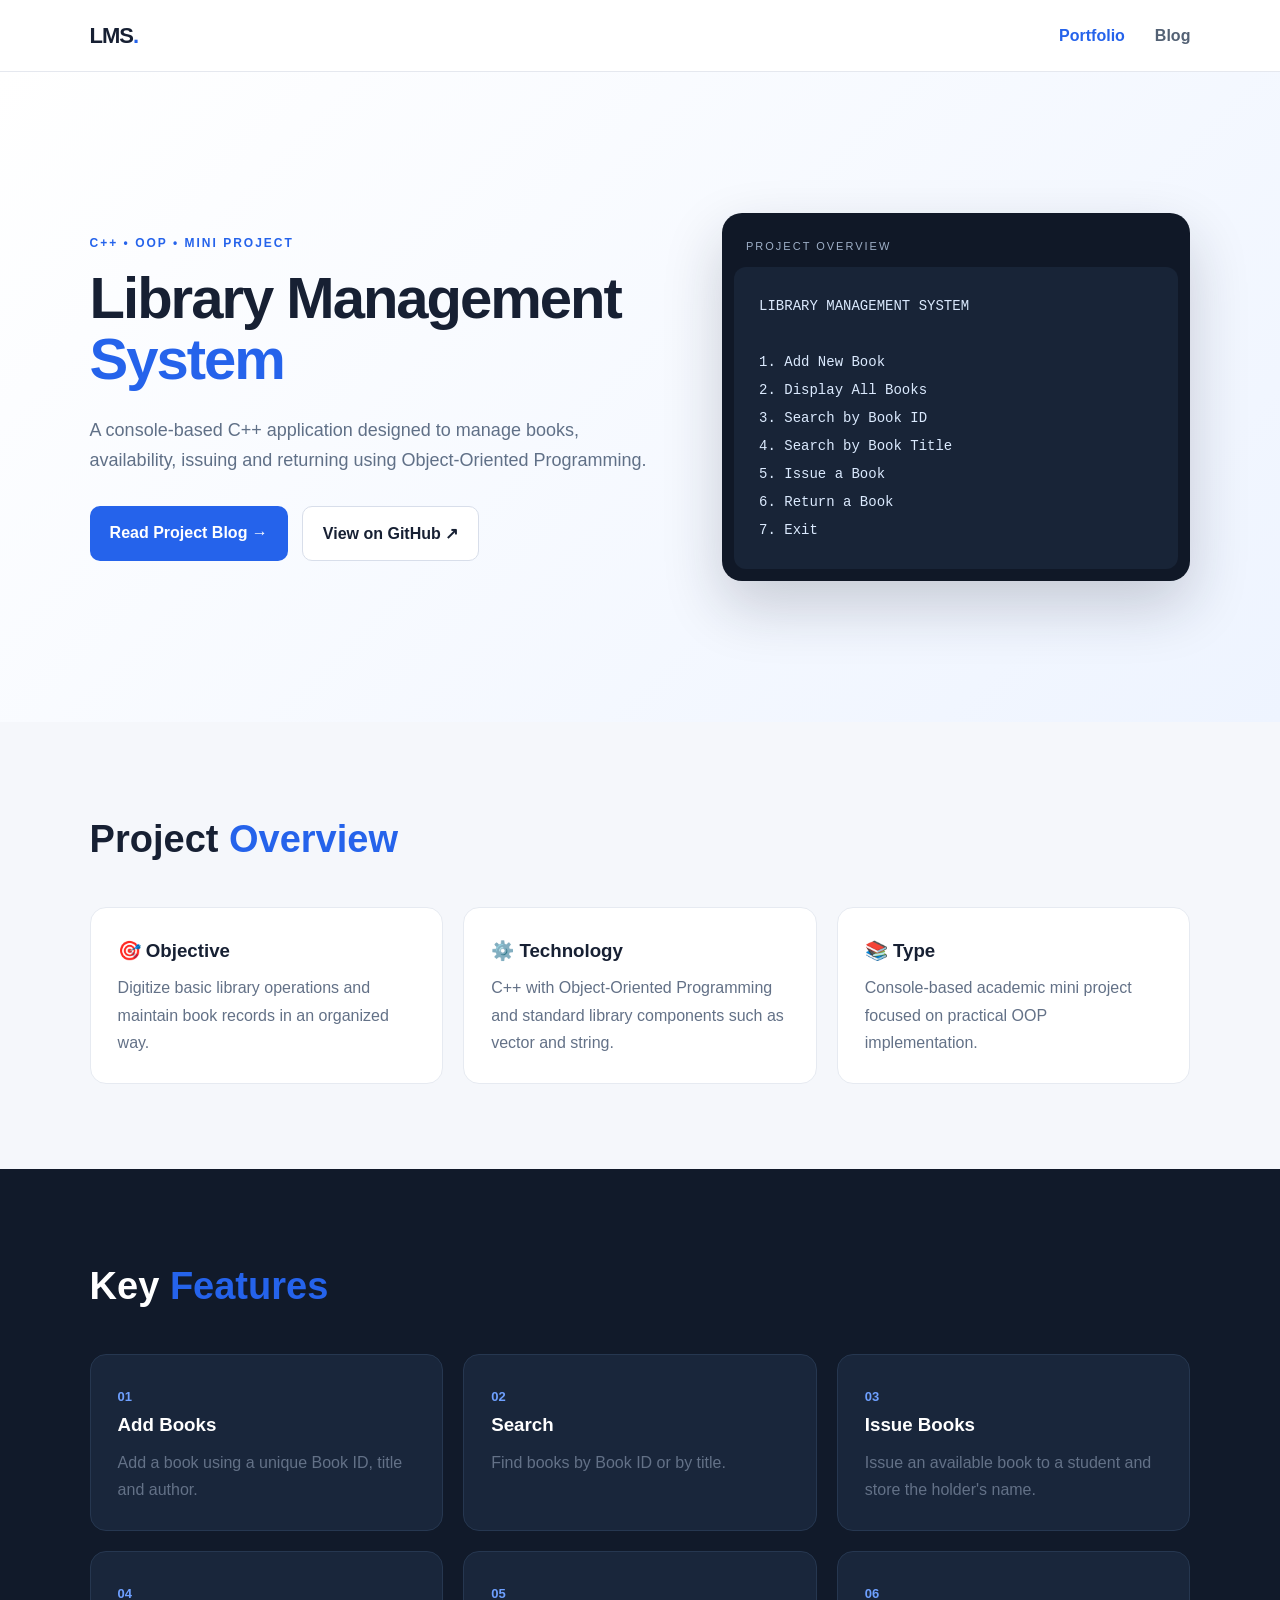
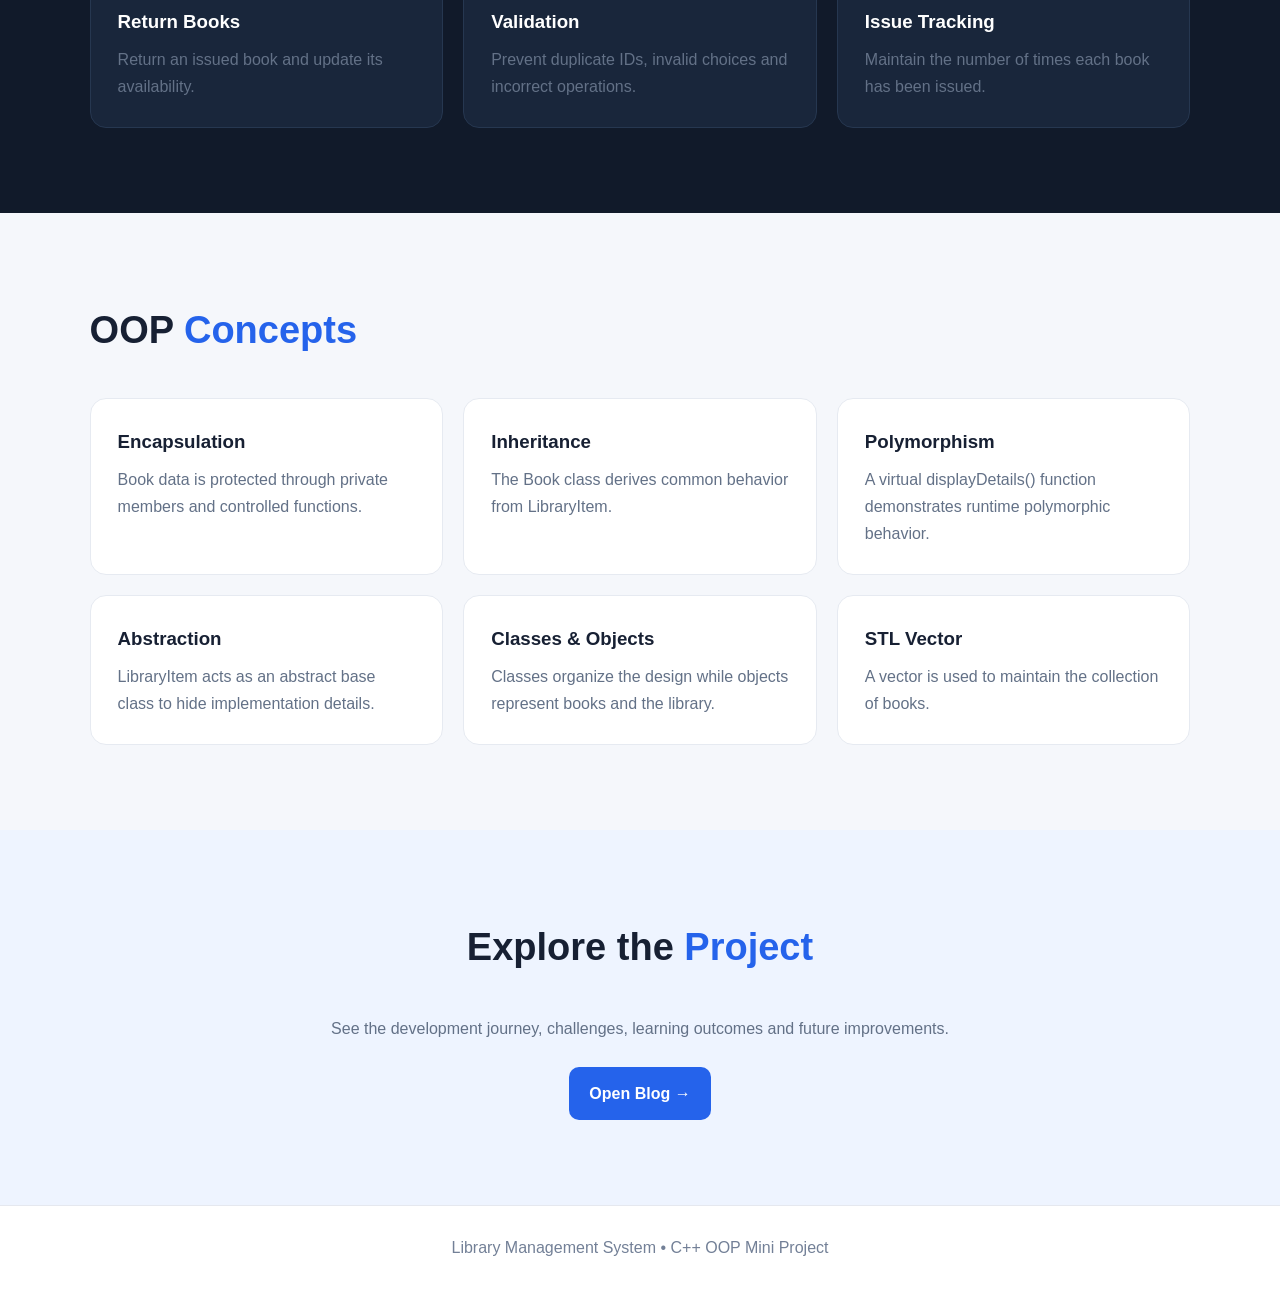
<file: index.html>
<!DOCTYPE html>
<html lang="en">
<head>
<meta charset="UTF-8">
<meta name="viewport" content="width=device-width, initial-scale=1.0">
<title>Library Management System | Portfolio</title>
<link rel="stylesheet" href="style.css">
</head>
<body>
<header class="nav">
  <div class="logo">LMS<span>.</span></div>
  <nav><a href="index.html" class="active">Portfolio</a><a href="blog.html">Blog</a></nav>
</header>

<main>
<section class="hero">
  <div class="hero-text">
    <p class="tag">C++ • OOP • MINI PROJECT</p>
    <h1>Library Management<br><span>System</span></h1>
    <p class="lead">A console-based C++ application designed to manage books, availability, issuing and returning using Object-Oriented Programming.</p>
    <div class="buttons">
      <a class="btn primary" href="blog.html">Read Project Blog →</a>
      <a class="btn secondary" href="https://github.com/adityabh2948-ctrl/Library-Management-System" target="_blank">View on GitHub ↗</a>
    </div>
  </div>
  <div class="card">
    <div class="card-top">PROJECT OVERVIEW</div>
    <div class="screen">
      <div class="terminal">LIBRARY MANAGEMENT SYSTEM<br><br>
1. Add New Book<br>2. Display All Books<br>3. Search by Book ID<br>
4. Search by Book Title<br>5. Issue a Book<br>6. Return a Book<br>7. Exit
      </div>
    </div>
  </div>
</section>

<section class="section">
<h2>Project <span>Overview</span></h2>
<div class="grid three">
<div class="info"><h3>🎯 Objective</h3><p>Digitize basic library operations and maintain book records in an organized way.</p></div>
<div class="info"><h3>⚙️ Technology</h3><p>C++ with Object-Oriented Programming and standard library components such as vector and string.</p></div>
<div class="info"><h3>📚 Type</h3><p>Console-based academic mini project focused on practical OOP implementation.</p></div>
</div>
</section>

<section class="section dark">
<h2>Key <span>Features</span></h2>
<div class="grid three">
<div class="feature"><b>01</b><h3>Add Books</h3><p>Add a book using a unique Book ID, title and author.</p></div>
<div class="feature"><b>02</b><h3>Search</h3><p>Find books by Book ID or by title.</p></div>
<div class="feature"><b>03</b><h3>Issue Books</h3><p>Issue an available book to a student and store the holder's name.</p></div>
<div class="feature"><b>04</b><h3>Return Books</h3><p>Return an issued book and update its availability.</p></div>
<div class="feature"><b>05</b><h3>Validation</h3><p>Prevent duplicate IDs, invalid choices and incorrect operations.</p></div>
<div class="feature"><b>06</b><h3>Issue Tracking</h3><p>Maintain the number of times each book has been issued.</p></div>
</div>
</section>

<section class="section">
<h2>OOP <span>Concepts</span></h2>
<div class="grid three">
<div class="info"><h3>Encapsulation</h3><p>Book data is protected through private members and controlled functions.</p></div>
<div class="info"><h3>Inheritance</h3><p>The Book class derives common behavior from LibraryItem.</p></div>
<div class="info"><h3>Polymorphism</h3><p>A virtual displayDetails() function demonstrates runtime polymorphic behavior.</p></div>
<div class="info"><h3>Abstraction</h3><p>LibraryItem acts as an abstract base class to hide implementation details.</p></div>
<div class="info"><h3>Classes & Objects</h3><p>Classes organize the design while objects represent books and the library.</p></div>
<div class="info"><h3>STL Vector</h3><p>A vector is used to maintain the collection of books.</p></div>
</div>
</section>

<section class="section cta">
<h2>Explore the <span>Project</span></h2>
<p>See the development journey, challenges, learning outcomes and future improvements.</p>
<a class="btn primary" href="blog.html">Open Blog →</a>
</section>
</main>

<footer>Library Management System • C++ OOP Mini Project</footer>
</body>
</html>
</file>
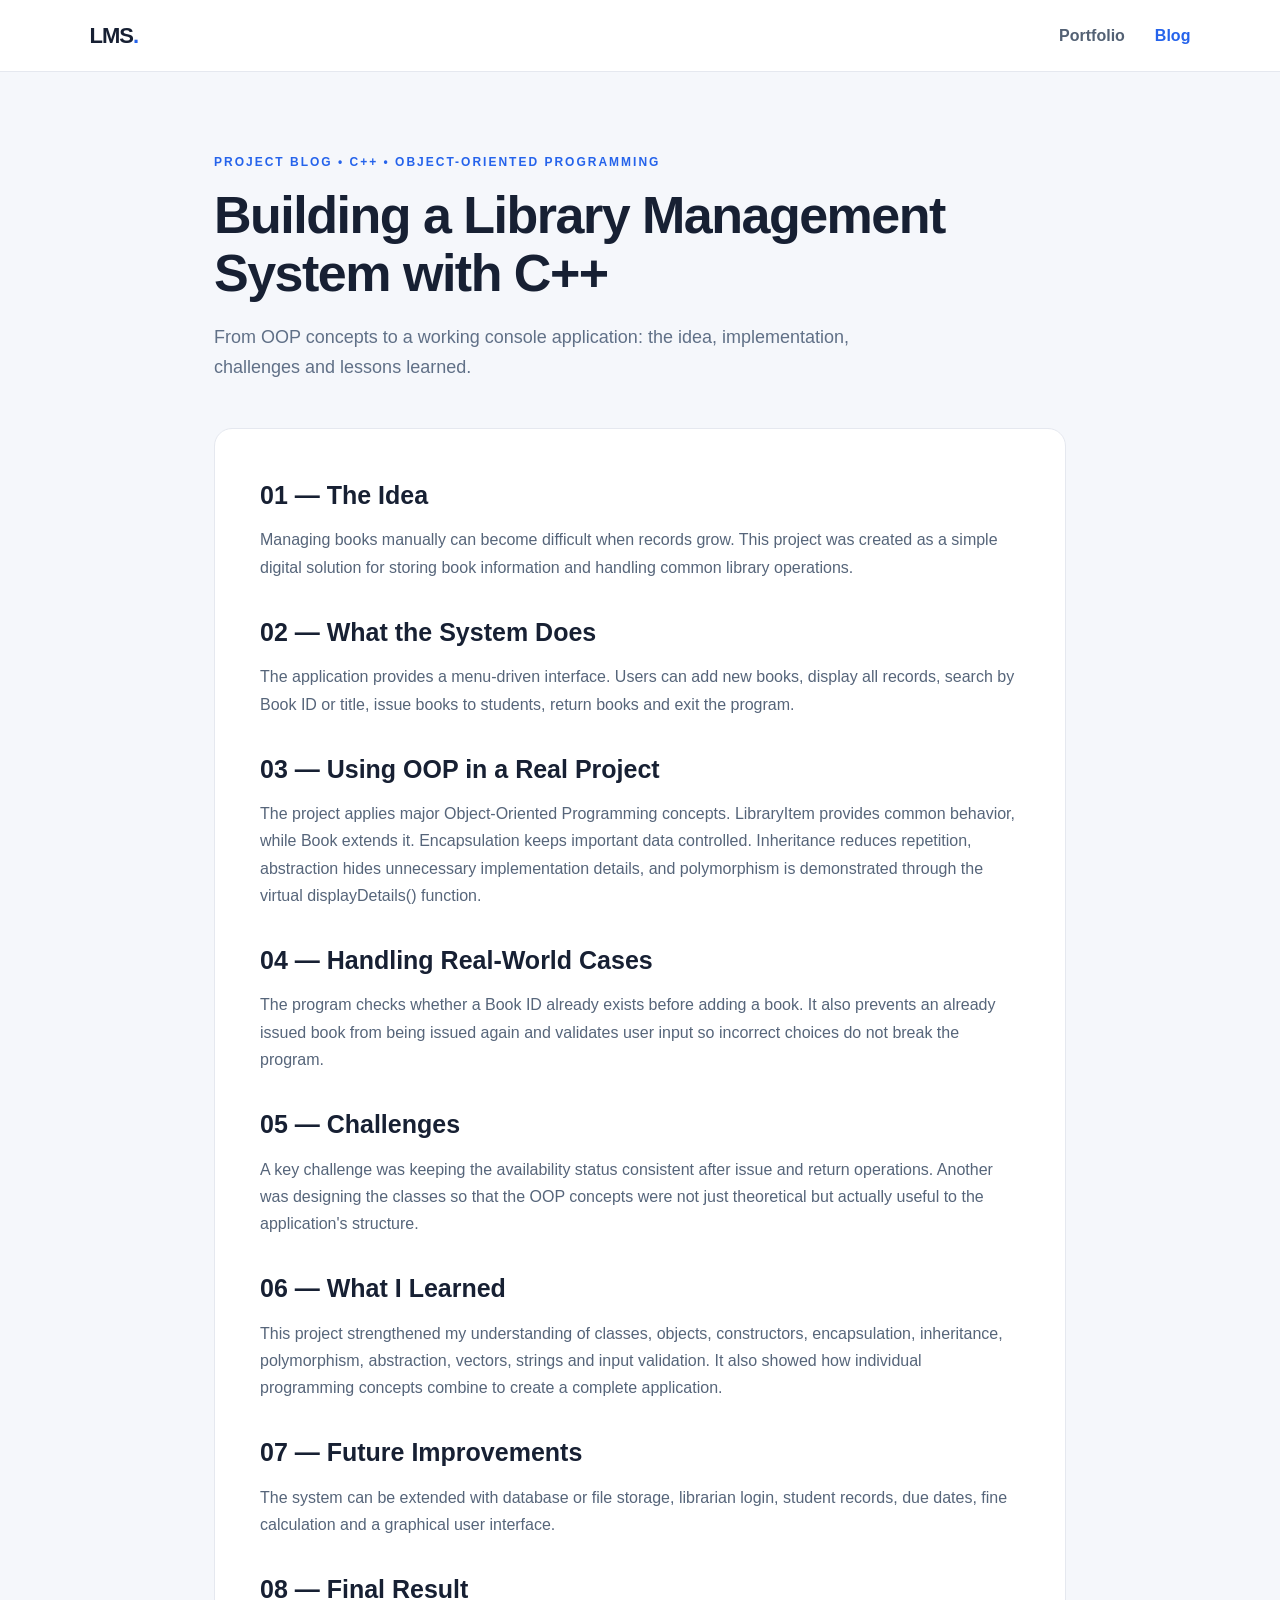
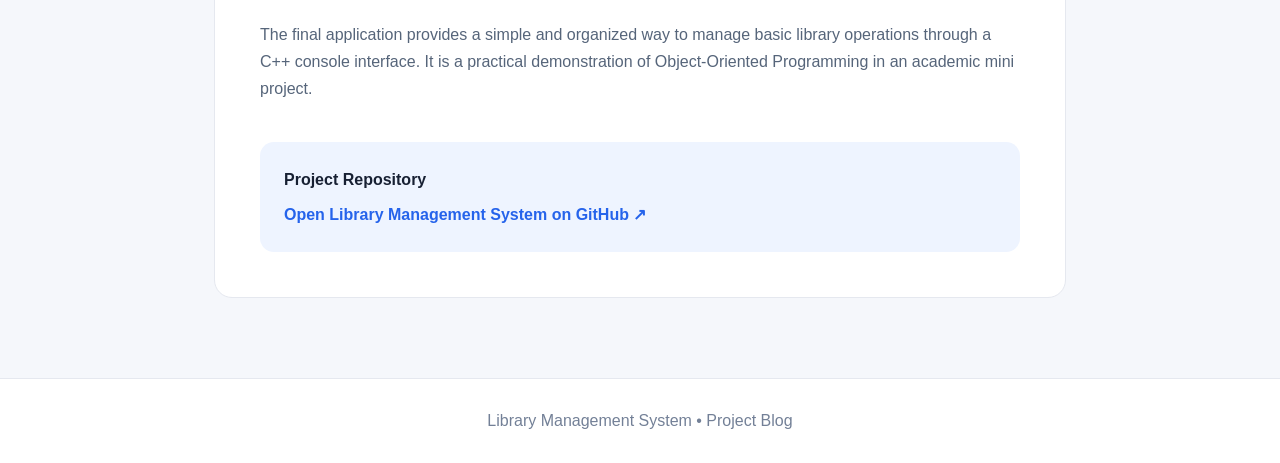
<file: blog.html>
<!DOCTYPE html>
<html lang="en">
<head>
<meta charset="UTF-8">
<meta name="viewport" content="width=device-width, initial-scale=1.0">
<title>Project Blog | Library Management System</title>
<link rel="stylesheet" href="style.css">
</head>
<body>
<header class="nav">
  <div class="logo">LMS<span>.</span></div>
  <nav><a href="index.html">Portfolio</a><a href="blog.html" class="active">Blog</a></nav>
</header>

<main class="article">
<p class="tag">PROJECT BLOG • C++ • OBJECT-ORIENTED PROGRAMMING</p>
<h1>Building a Library Management System with C++</h1>
<p class="lead">From OOP concepts to a working console application: the idea, implementation, challenges and lessons learned.</p>

<div class="article-card">
<h2>01 — The Idea</h2>
<p>Managing books manually can become difficult when records grow. This project was created as a simple digital solution for storing book information and handling common library operations.</p>

<h2>02 — What the System Does</h2>
<p>The application provides a menu-driven interface. Users can add new books, display all records, search by Book ID or title, issue books to students, return books and exit the program.</p>

<h2>03 — Using OOP in a Real Project</h2>
<p>The project applies major Object-Oriented Programming concepts. LibraryItem provides common behavior, while Book extends it. Encapsulation keeps important data controlled. Inheritance reduces repetition, abstraction hides unnecessary implementation details, and polymorphism is demonstrated through the virtual displayDetails() function.</p>

<h2>04 — Handling Real-World Cases</h2>
<p>The program checks whether a Book ID already exists before adding a book. It also prevents an already issued book from being issued again and validates user input so incorrect choices do not break the program.</p>

<h2>05 — Challenges</h2>
<p>A key challenge was keeping the availability status consistent after issue and return operations. Another was designing the classes so that the OOP concepts were not just theoretical but actually useful to the application's structure.</p>

<h2>06 — What I Learned</h2>
<p>This project strengthened my understanding of classes, objects, constructors, encapsulation, inheritance, polymorphism, abstraction, vectors, strings and input validation. It also showed how individual programming concepts combine to create a complete application.</p>

<h2>07 — Future Improvements</h2>
<p>The system can be extended with database or file storage, librarian login, student records, due dates, fine calculation and a graphical user interface.</p>

<h2>08 — Final Result</h2>
<p>The final application provides a simple and organized way to manage basic library operations through a C++ console interface. It is a practical demonstration of Object-Oriented Programming in an academic mini project.</p>

<div class="github">
<strong>Project Repository</strong>
<a href="https://github.com/adityabh2948-ctrl/Library-Management-System" target="_blank">Open Library Management System on GitHub ↗</a>
</div>
</div>
</main>
<footer>Library Management System • Project Blog</footer>
</body>
</html>
</file>
<file: style.css>
*{box-sizing:border-box;margin:0;padding:0}body{font-family:Arial,Helvetica,sans-serif;background:#f5f7fb;color:#172033;line-height:1.7}.nav{height:72px;background:#fff;border-bottom:1px solid #e5e8ef;display:flex;align-items:center;justify-content:space-between;padding:0 7%;position:sticky;top:0;z-index:5}.logo{font-weight:800;font-size:22px;letter-spacing:-1px}.logo span,h1 span,h2 span{color:#2563eb}.nav nav{display:flex;gap:30px}.nav a{color:#536174;text-decoration:none;font-weight:600}.nav a.active,.nav a:hover{color:#2563eb}.hero{min-height:650px;padding:90px 7%;display:grid;grid-template-columns:1.1fr .9fr;gap:60px;align-items:center;background:linear-gradient(135deg,#fff 0%,#eef4ff 100%)}.tag{font-size:12px;font-weight:800;letter-spacing:2px;color:#2563eb;margin-bottom:15px}.hero h1{font-size:58px;line-height:1.05;letter-spacing:-2px;margin-bottom:25px}.lead{font-size:18px;color:#607087;max-width:680px}.buttons{display:flex;gap:14px;margin-top:30px;flex-wrap:wrap}.btn{display:inline-block;padding:13px 20px;border-radius:10px;text-decoration:none;font-weight:700}.primary{background:#2563eb;color:#fff}.secondary{background:#fff;color:#172033;border:1px solid #d8deea}.card{background:#101827;border-radius:20px;padding:12px;box-shadow:0 25px 60px #17203333}.card-top{color:#9fb0c8;font-size:11px;letter-spacing:2px;padding:12px}.screen{background:#182437;border-radius:12px;padding:25px}.terminal{font-family:Consolas,monospace;color:#dbeafe;font-size:14px;line-height:2}.section{padding:85px 7%}.section h2{font-size:38px;margin-bottom:35px}.grid{display:grid;gap:20px}.three{grid-template-columns:repeat(3,1fr)}.info,.feature{background:#fff;border:1px solid #e6eaf1;border-radius:16px;padding:27px}.info h3,.feature h3{margin-bottom:8px}.info p,.feature p{color:#637187}.dark{background:#111a2a;color:#fff}.dark .feature{background:#19263b;border-color:#263750}.feature b{color:#6ea0ff;font-size:13px}.cta{text-align:center;background:#eef4ff}.cta p{color:#637187;margin-bottom:25px}.article{max-width:900px;margin:auto;padding:80px 24px}.article h1{font-size:52px;line-height:1.1;letter-spacing:-1.5px;margin:12px 0 20px}.article-card{background:#fff;border:1px solid #e5e8ef;border-radius:18px;padding:45px;margin-top:45px}.article-card h2{font-size:25px;margin:30px 0 10px}.article-card h2:first-child{margin-top:0}.article-card p{color:#56657a;margin-bottom:18px}.github{margin-top:40px;padding:24px;background:#eef4ff;border-radius:14px;display:flex;flex-direction:column;gap:8px}.github a{color:#2563eb;font-weight:700;text-decoration:none}footer{text-align:center;padding:28px;color:#738097;border-top:1px solid #e5e8ef;background:#fff}@media(max-width:800px){.hero{grid-template-columns:1fr;padding:55px 6%}.hero h1{font-size:42px}.three{grid-template-columns:1fr}.section{padding:60px 6%}.article h1{font-size:38px}.article-card{padding:28px}.nav{padding:0 5%}}
</file>
